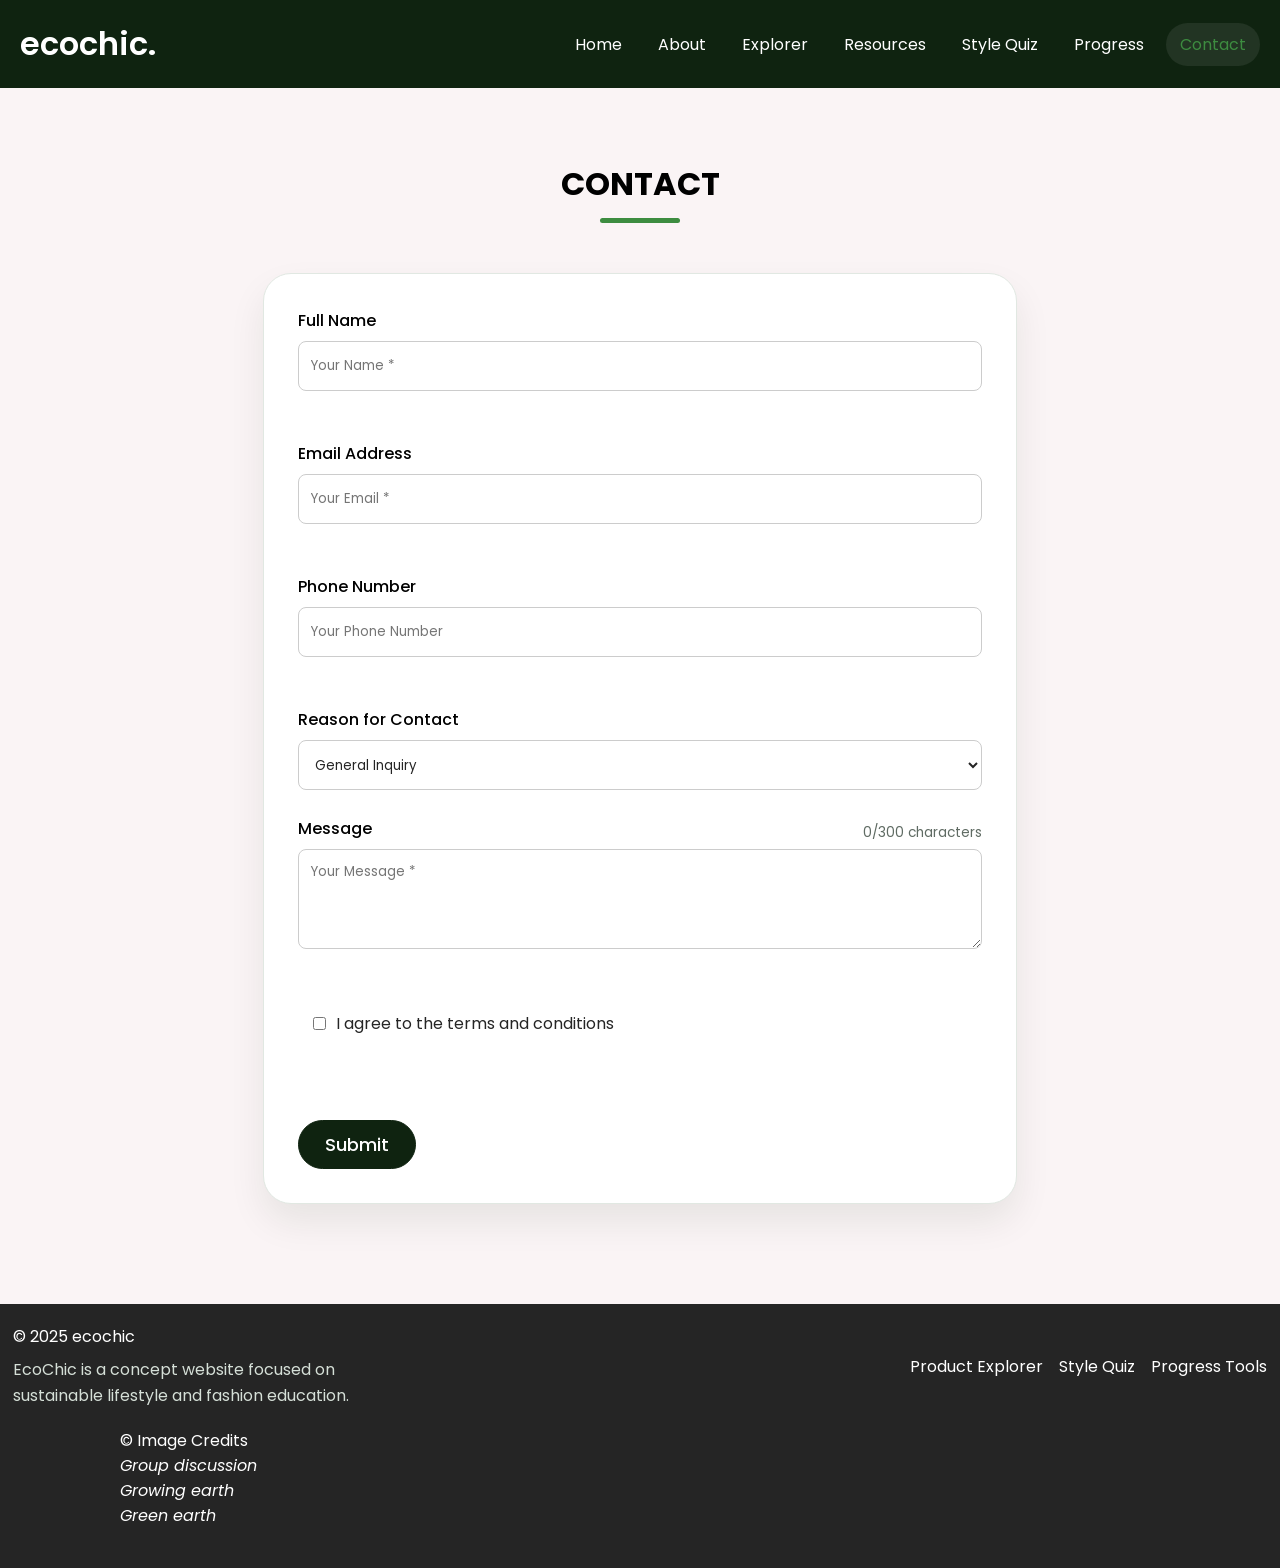
<file: contact.html>
<!DOCTYPE html>
<html lang="en">
<head>
    <meta charset="UTF-8">
    <meta name="viewport" content="width=device-width, initial-scale=1.0">
    <title>EcoChic | Contact</title>
    <link rel="stylesheet" href="https://cdnjs.cloudflare.com/ajax/libs/font-awesome/6.6.0/css/all.min.css">
    <link rel="stylesheet" href="css/styles.css">
</head>
<body>
    <header>
        <nav class="navbar section-content">
            <a href="index.html" class="nav-logo">
                <h2 class="logo-text">ecochic.</h2>
            </a>
            <ul class="nav-menu">
                <button id="menu-close-button" class="fas fa-times" aria-label="Close menu"></button>
                <li class="nav-items"><a href="index.html" class="nav-link">Home</a></li>
                <li class="nav-items"><a href="about.html" class="nav-link">About</a></li>
                <li class="nav-items"><a href="tips.html" class="nav-link">Explorer</a></li>
                <li class="nav-items"><a href="articles.html" class="nav-link">Resources</a></li>
                <li class="nav-items"><a href="faq.html" class="nav-link">Style Quiz</a></li>
                <li class="nav-items"><a href="progress.html" class="nav-link">Progress</a></li>
                <li class="nav-items"><a href="contact.html" class="nav-link" id="contactbutton">Contact</a></li>
            </ul>
            <button id="menu-open-button" class="fas fa-bars" aria-label="Open menu"></button>
        </nav>
    </header>

    <main>
        <section class="contact-section">
            <h2 class="section-title">Contact</h2>
            <p id="success-message" class="success-message" aria-live="polite"></p>
            <div class="section-content contact-layout">
                <form action="" method="POST" class="contact-form" id="contact-form" novalidate data-reveal>
                    <div class="form-group">
                        <label class="field-label" for="name">Full Name</label>
                        <input type="text" id="name" class="form-input" placeholder="Your Name *" autocomplete="name" required>
                        <p id="name-error" class="form-error" aria-live="polite"></p>
                    </div>

                    <div class="form-group">
                        <label class="field-label" for="email">Email Address</label>
                        <input type="email" id="email" class="form-input" placeholder="Your Email *" autocomplete="email" required>
                        <p id="email-error" class="form-error" aria-live="polite"></p>
                    </div>

                    <div class="form-group">
                        <label class="field-label" for="number">Phone Number</label>
                        <input type="tel" id="number" class="form-input" placeholder="Your Phone Number" autocomplete="tel">
                        <p id="number-error" class="form-error" aria-live="polite"></p>
                    </div>

                    <div class="form-group">
                        <label class="field-label" for="subject">Reason for Contact</label>
                        <select id="subject" name="subject" class="form-input">
                            <option value="General Inquiry">General Inquiry</option>
                            <option value="Collaboration">Collaboration</option>
                            <option value="Feedback">Feedback</option>
                            <option value="Technical Support">Technical Support</option>
                        </select>
                    </div>

                    <div class="form-group">
                        <div class="message-meta">
                            <label class="field-label" for="message">Message</label>
                            <span id="message-count" class="message-count">0/300 characters</span>
                        </div>
                        <textarea id="message" class="form-input" placeholder="Your Message *" maxlength="300" required></textarea>
                        <p id="message-error" class="form-error" aria-live="polite"></p>
                    </div>

                    <div class="selects">
                        <label class="checkbox-label">
                            <input type="checkbox" id="terms-checkbox">
                            I agree to the terms and conditions
                        </label>
                        <p id="terms-error" class="form-error" aria-live="polite"></p>
                    </div>

                    <p id="form-status" class="form-status" aria-live="polite"></p>
                    <button type="submit" class="submit-button">Submit</button>
                </form>
            </div>
        </section>

        <footer class="footer-section">
            <div class="section-content footer-shell">
                <div>
                    <p class="copyright-text">&copy; 2025 ecochic</p>
                    <p class="footer-note">EcoChic is a concept website focused on sustainable lifestyle and fashion education.</p>
                </div>
                <div class="footer-link-group">
                    <a href="tips.html" class="footer-link">Product Explorer</a>
                    <a href="faq.html" class="footer-link">Style Quiz</a>
                    <a href="progress.html" class="footer-link">Progress Tools</a>
                </div>
            </div>

            <div class="image-creds">
                <p>&copy; Image Credits</p>
                <cite class="citations">
                    <a href="https://www.pexels.com/photo/a-group-of-people-discussing-beside-a-desktop-with-graph-on-screen-6476259/" target="_blank">Group discussion</a><br>
                    <a href="https://www.cleanpng.com/png-earth-with-growing-plant-8308181/download-png.html" target="_blank">Growing earth</a><br>
                    <a href="https://www.cleanpng.com/png-earth-surrounded-by-greenery-8321669/" target="_blank">Green earth</a>
                </cite>
            </div>
        </footer>
    </main>

    <script src="javas/script.js"></script>
</body>
</html>
</file>
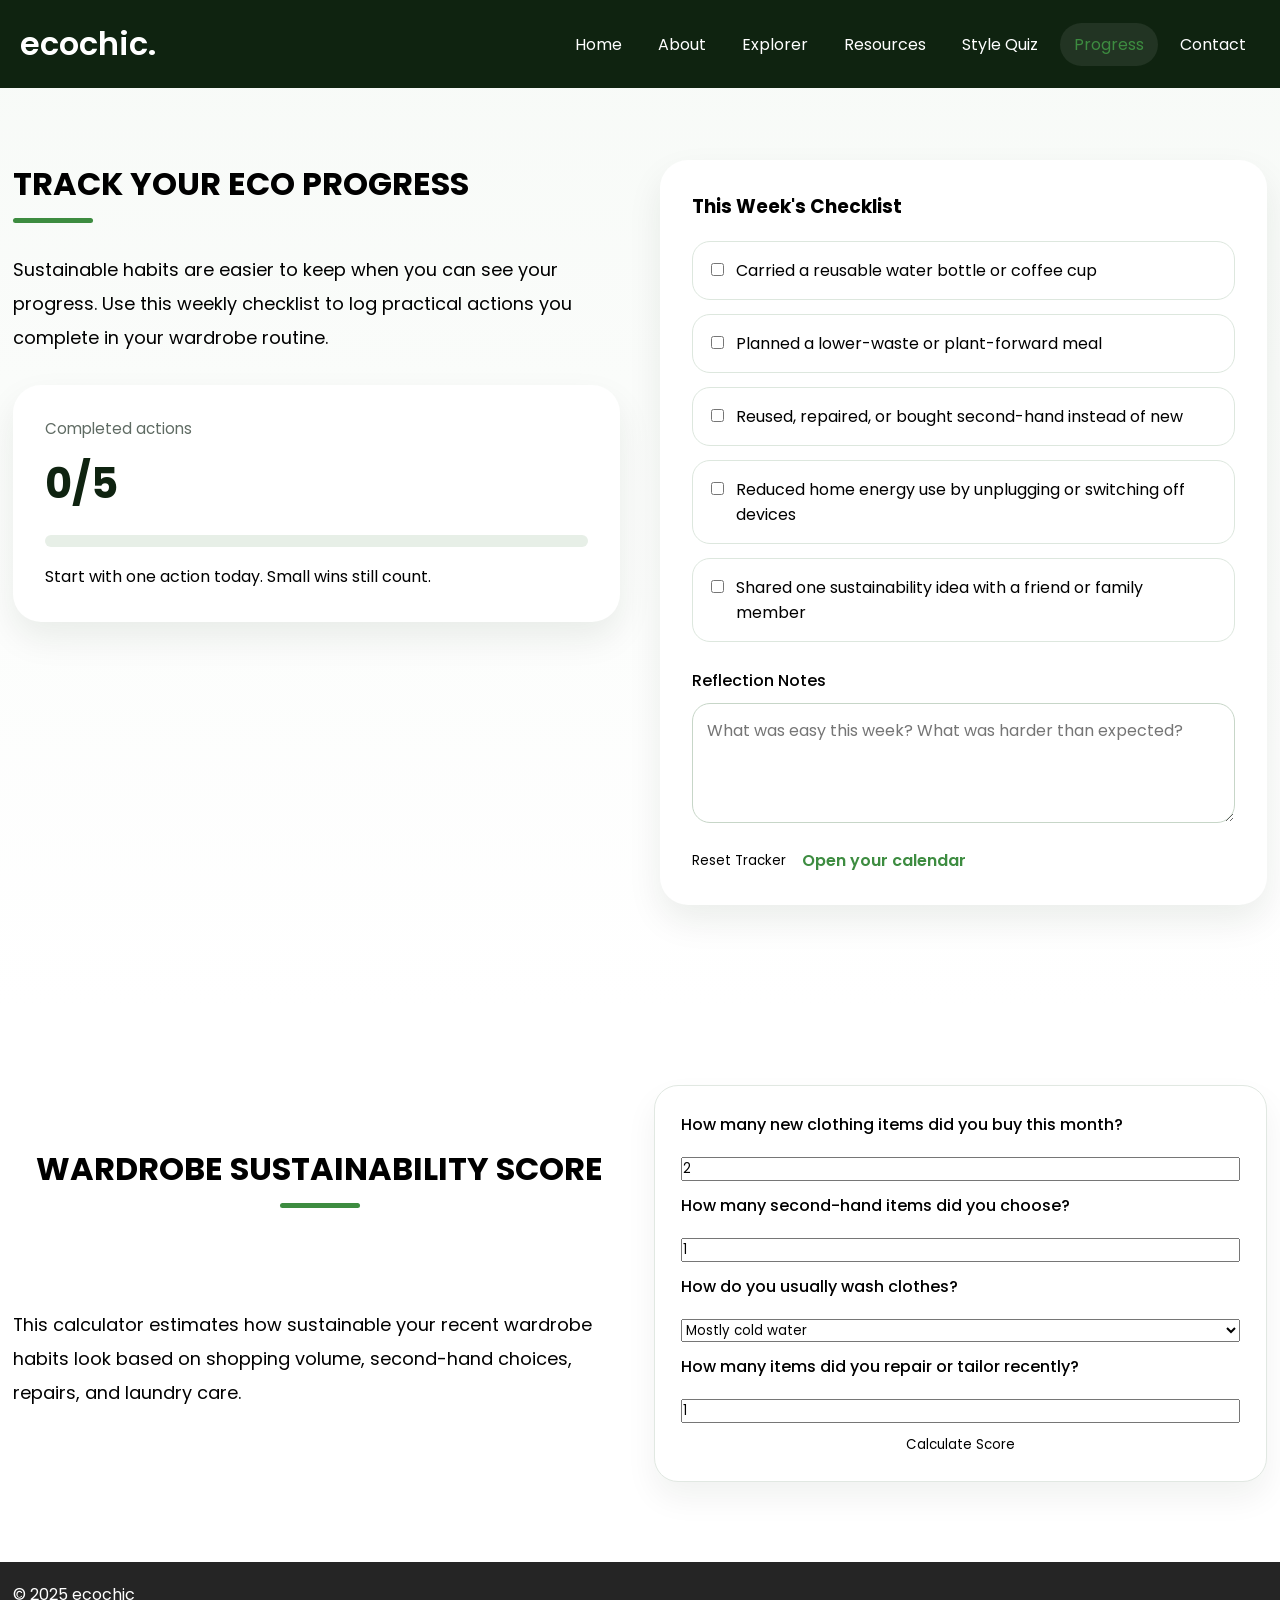
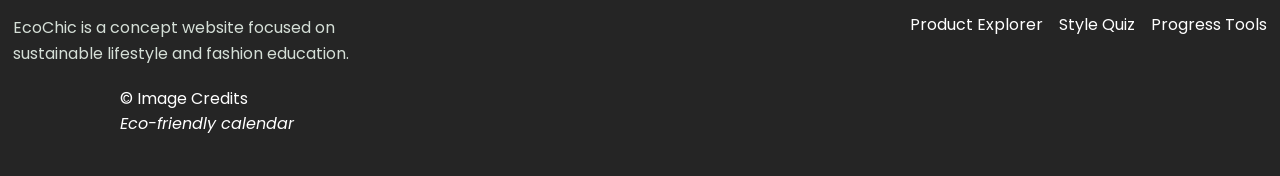
<file: progress.html>
<!DOCTYPE html>
<html lang="en">
<head>
    <meta charset="UTF-8">
    <meta name="viewport" content="width=device-width, initial-scale=1.0">
    <title>EcoChic | Progress</title>
    <link rel="stylesheet" href="https://cdnjs.cloudflare.com/ajax/libs/font-awesome/6.6.0/css/all.min.css">
    <link rel="stylesheet" href="css/styles.css">
</head>
<body>
    <header>
        <nav class="navbar section-content">
            <a href="index.html" class="nav-logo">
                <h2 class="logo-text">ecochic.</h2>
            </a>
            <ul class="nav-menu">
                <button id="menu-close-button" class="fas fa-times" aria-label="Close menu"></button>
                <li class="nav-items"><a href="index.html" class="nav-link">Home</a></li>
                <li class="nav-items"><a href="about.html" class="nav-link">About</a></li>
                <li class="nav-items"><a href="tips.html" class="nav-link">Explorer</a></li>
                <li class="nav-items"><a href="articles.html" class="nav-link">Resources</a></li>
                <li class="nav-items"><a href="faq.html" class="nav-link">Style Quiz</a></li>
                <li class="nav-items"><a href="progress.html" class="nav-link">Progress</a></li>
                <li class="nav-items"><a href="contact.html" class="nav-link" id="contactbutton">Contact</a></li>
            </ul>
            <button id="menu-open-button" class="fas fa-bars" aria-label="Open menu"></button>
        </nav>
    </header>

    <main>
        <section class="progress-section" id="progress-tracker">
            <div class="section-content progress-layout">
                <div class="progress-intro" data-reveal>
                    <h2 class="section-title">Track Your Eco Progress</h2>
                    <p class="progress-copy">
                        Sustainable habits are easier to keep when you can see your progress.
                        Use this weekly checklist to log practical actions you complete in your wardrobe routine.
                    </p>

                    <div class="progress-summary-card">
                        <p class="progress-stat-label">Completed actions</p>
                        <p class="progress-stat-value" id="completed-count">0/5</p>
                        <div class="progress-bar">
                            <div class="progress-bar-fill" id="progress-bar-fill"></div>
                        </div>
                        <p class="progress-feedback" id="completion-message">Start with one action today. Small wins still count.</p>
                    </div>
                </div>

                <div class="progress-card" data-reveal>
                    <h3 class="section-subtitle">This Week's Checklist</h3>
                    <div class="progress-checklist">
                        <label class="progress-item"><input type="checkbox" value="reusable-bottle"> Carried a reusable water bottle or coffee cup</label>
                        <label class="progress-item"><input type="checkbox" value="low-waste-meal"> Planned a lower-waste or plant-forward meal</label>
                        <label class="progress-item"><input type="checkbox" value="second-hand"> Reused, repaired, or bought second-hand instead of new</label>
                        <label class="progress-item"><input type="checkbox" value="energy-saved"> Reduced home energy use by unplugging or switching off devices</label>
                        <label class="progress-item"><input type="checkbox" value="community-action"> Shared one sustainability idea with a friend or family member</label>
                    </div>

                    <label class="field-label progress-notes-label" for="progress-notes">Reflection Notes</label>
                    <textarea id="progress-notes" class="progress-notes" placeholder="What was easy this week? What was harder than expected?"></textarea>

                    <div class="progress-actions">
                        <button type="button" class="submit-button" id="reset-progress">Reset Tracker</button>
                        <a href="https://calendar.google.com/calendar/u/0/r" target="_blank" class="calendar-link">Open your calendar</a>
                    </div>
                </div>
            </div>
        </section>

        <section class="feature-section">
            <div class="section-content calculator-layout">
                <div class="feature-copy" data-reveal>
                    <h2 class="section-title">Wardrobe Sustainability Score</h2>
                    <p class="progress-copy">
                        This calculator estimates how sustainable your recent wardrobe habits look based on
                        shopping volume, second-hand choices, repairs, and laundry care.
                    </p>
                </div>

                <div class="calculator-card" data-reveal>
                    <form id="impact-calculator-form" class="calculator-form">
                        <label class="field-label" for="newItems">How many new clothing items did you buy this month?</label>
                        <input id="newItems" name="newItems" type="number" min="0" max="20" value="2" class="form-input">

                        <label class="field-label" for="secondHandItems">How many second-hand items did you choose?</label>
                        <input id="secondHandItems" name="secondHandItems" type="number" min="0" max="20" value="1" class="form-input">

                        <label class="field-label" for="laundryMode">How do you usually wash clothes?</label>
                        <select id="laundryMode" name="laundryMode" class="form-input">
                            <option value="cold">Mostly cold water</option>
                            <option value="mixed">A mix of cold and warm</option>
                            <option value="hot">Mostly warm or hot water</option>
                        </select>

                        <label class="field-label" for="repairs">How many items did you repair or tailor recently?</label>
                        <input id="repairs" name="repairs" type="number" min="0" max="10" value="1" class="form-input">

                        <button type="submit" class="submit-button">Calculate Score</button>
                    </form>

                    <div class="calculator-result" id="calculator-result">
                        <p class="mini-label">Estimated score</p>
                        <h3 id="calculator-score">0/100</h3>
                        <p id="calculator-summary"></p>
                        <ul id="calculator-advice" class="calculator-advice"></ul>
                    </div>
                </div>
            </div>
        </section>

        <footer class="footer-section">
            <div class="section-content footer-shell">
                <div>
                    <p class="copyright-text">&copy; 2025 ecochic</p>
                    <p class="footer-note">EcoChic is a concept website focused on sustainable lifestyle and fashion education.</p>
                </div>
                <div class="footer-link-group">
                    <a href="tips.html" class="footer-link">Product Explorer</a>
                    <a href="faq.html" class="footer-link">Style Quiz</a>
                    <a href="progress.html" class="footer-link">Progress Tools</a>
                </div>
            </div>

            <div class="image-creds">
                <p>&copy; Image Credits</p>
                <cite class="citations">
                    <a href="https://www.zwende.com/products/eco-friendly-plantable-seed-paper-calendar-with-stand-2024" target="_blank">Eco-friendly calendar</a>
                </cite>
            </div>
        </footer>
    </main>

    <script src="javas/script.js"></script>
</body>
</html>
</file>
<file: css/styles.css>
/* Importing google fonts */
@import url('https://fonts.googleapis.com/css2?family=Miniver&family=Poppins:ital,wght@0,400;0,500;0,600;0,700;1,400&display=swap');

* {
    margin: 0; 
    padding: 0; 
    box-sizing: border-box; 
    font-family: "Poppins", sans-serif;
}

:root {
    --white-color: #fff;
    --dark-color: #252525;
    --primary-color: #0f2310;
    --secondary-color: #3d8c40;
    --light-pink-color: #faf4f5;
    --medium-gray-color: #ccc;

    --font-size-s: 0.9rem; 
    --font-size-n: 1rem;
    --font-size-m: 1.12rem;
    --font-size-l: 1.5rem; 
    --font-size-xl: 2rem; 
    --font-size-xxl: 2.3rem; 

    --font-weight-normal: 400;
    --font-weight-medium: 500;
    --font-weight-semibold: 600;
    --font-weight-bold: 700;

    --border-radius-s: 8px; 
    --border-radius-m: 30px; 
    --border-radius-circle: 50%;

    --site-max-width: 1300px; 
}

/* Styling for the whole site */

a {
    text-decoration: none; 
}

ul {
    list-style: none; 
}

button {
    cursor: pointer; 
    border: none; 
    background: none; 
}

img {
    width: 100%;
}

.section-content {
    margin: 0 auto; 
    padding: 0 13px; 
    max-width: var(--site-max-width);
}

.section-title {
    text-align: center;
    padding: 60px 0 100px;
    text-transform: uppercase;
    font-size: var(--font-size-xl);
}

.section-title::after {
    content: "";
    width: 80px; 
    height: 5px; 
    display: block;
    margin: 10px auto 0; 
    border-radius: var(--border-radius-s);
    background: var(--secondary-color);
}

/* Navbar styling */

header {
    position: fixed;
    width: 100%; 
    z-index: 5; 
    background: var(--primary-color); 
}

header .navbar {
    display: flex; 
    padding: 20px; 
    align-items: center; 
    justify-content: space-between;
}

.navbar .nav-logo .logo-text {
    color: var(--white-color);
    font-size: var(--font-size-xl);
    font-weight: var(--font-weight-semibold);
}

.navbar .nav-menu {
    display: flex; 
    gap: 8px;
    align-items: center;
}

.navbar .nav-menu .nav-link {
    padding: 10px 14px; 
    color: var(--white-color);
    font-size: 1rem;
    border-radius: var(--border-radius-m);
    transition: .4s ease;
}

.navbar .nav-menu .nav-link:hover {
    color: var(--secondary-color);
}

.navbar .nav-menu .nav-link.is-active {
    color: var(--secondary-color);
    background: rgba(255, 255, 255, 0.08);
}

.navbar .nav-menu #contactbutton:hover {
    color: var(--white-color);
    background: var(--secondary-color);
    transition: .2s ease; 
}

.navbar :where(#menu-close-button, #menu-open-button) {
    display: none; 
}

/* Hero section styling */

.hero-section {
    background: var(--primary-color);
    min-height: 100vh; 
    width: 100%;
    padding-bottom: 45px; 
}

.hero-image {
    max-width: 1500px; 
    margin-top: 100px; 
}

.hero-section .section-content {
    display: flex; 
    align-items: center; 
    min-height: 100vh; 
    color: var(--white-color);
    justify-content: space-between;
}

.hero-section .hero-details .title {
    font-size: var(--font-size-xxl);
    color: var(--secondary-color);
    font-family: "Miniver", sans-serif; 
}

.hero-section .hero-details .subtitle {
    font-size: var(--font-size-xl);
    margin-top: 8px; 
    max-width: 70%;
    font-weight: var(--font-weight-semibold);
}

.hero-section .hero-details .description {
    font-size: var(--font-size-m);
    max-width: 70%;
    margin: 24px 0 40px; 
}

.hero-section .hero-image-wrapper {
    max-width: 400px; 
    margin-right: 30px; 
}

@keyframes spin {
    from {
        transform: rotate(0deg);
    }
    to {
        transform: rotate(360deg);
    }
}

.hero-image {
    animation: spin 20s linear infinite; /* Spins the image continuously */
}

/* Home section styling */

.home-section { 
    padding: 80px 200px 100px; 
    min-height: 100vh; 
    background: var(--white-color);
}

.home-section .section-content {
    display: flex; 
    gap: 100px; 
    align-items: center; 
    justify-content: space-between;
}

.home-section .section-content .text {
    font-size: var(--font-size-m);
    line-height: 35px; 
}

.home-section .section-subtitle {
    margin-top: 50px; 
    margin-bottom: 10px; 
}

.p3-section .p3-list {
    list-style: disc; 
    padding: 20px 25px; 
    font-size: var(--font-size-m);
}

.home-section .section-content .p1-details {
    padding: 0 80px 60px; 
    margin-bottom: 50px; 
    max-width: 100%; 
    color: var(--white-color);
    background: var(--secondary-color);
    border-radius: var(--border-radius-m);
    box-shadow: 0 15px 15px rgba(0, 0, 0, 0.1);
    transition: .4s ease;
}

.home-section .section-content .p1-details:hover {
    transform: scale(1.02);
    background: var(--primary-color);
}

.p3-section {
    color: var(--white-color);
    background: var(--primary-color);
    width: 100%;
    padding: 80px 210px; 
    margin: 0; 
    font-size: var(--font-size-m);
    line-height: 35px; 
}

.p3-section .p3-details .section-subtitle {
    margin-bottom: 15px;
}

.p4-section {
    background: var(--white-color);
    width: 100%;
    padding: 80px 210px; 
    margin: 0; 
    font-size: var(--font-size-m);
    line-height: 35px; 
}

.p4-section .p4-details .section-subtitle {
    margin-bottom: 15px;
}

/* About Section Styling */

.about-section { 
    padding: 200px 0 60px; 
    min-height: 100vh; 
    background: var(--white-color);
}

.about-section .section-content {
    display: flex; 
    gap: 110px; 
    align-items: center; 
    justify-content: center;
}

.about-section .about-image-wrapper .about-image {
    width: 400px; 
    height: 400px; 
    object-fit: cover; 
    border-radius: var(--border-radius-circle);
}

.about-section .about-details .section-title {
    padding: 0;
}

.about-section .about-details .section-subtitle {
    padding: 0; 
    text-align: center; 
    margin-top: 50px; 
}

.about-section .about-details {
    max-width: 50%;
}

.about-section .about-details .text {
    line-height: 30px;
    margin: 25px 0 50px;
    text-align: center;
    font-size: var(--font-size-m);
}

/* Mission section styling */

.mission-section { 
    padding: 20px 0 100px; 
    min-height: 100vh; 
    background: var(--white-color);
}

.mission-section .section-content {
    padding-bottom: 50px; 
    padding-left: 120px; 
    padding-right: 120px; 
}

.mission-section .section-content .text {
    font-size: var(--font-size-m);
}

.mission-section .section-content .section-subtitle {
    padding-bottom: 15px; 
}

.mission-section .p1-list {
    list-style: none; 
    display: flex;
    gap: 30px;
    align-items: center;
    justify-content: space-between;
    padding: 40px 0 30px; 
}

.mission-section .p1-list li {
    color: var(--white-color);
    background: var(--secondary-color);
    border-radius: var(--border-radius-m);
    padding: 30px; 
    transition: .4s ease; 
}

.mission-section .p1-list li:hover {
    background: var(--primary-color);
    transform: scale(1.05);
}

.mission-section .mission-ending {
    text-align: center; 
    font-size: var(--font-size-l);
    padding: 30px 80px 40px; 
}

.read-more-button {
    font-size: var(--font-size-m);
    color: var(--secondary-color);
    margin-top: 20px;
    font-weight: var(--font-weight-semibold);
}

.extra-content {
    font-size: var(--font-size-m);
    padding-top: 20px;
}

.extra-content-list {
    list-style: disc;
    padding: 15px 25px 0;
}

/* Contact form styling */

.contact-section {
    background: var(--light-pink-color);
    padding: 100px 250px 100px; 
}

.contact-section .section-content {
    display: flex; 
    gap: 40px; 
    align-items: flex-start;
    justify-content: space-between;
    padding-top: 0; 
}

.contact-section .section-title {
    padding-bottom: 50px; 
}

.contact-section .contact-form select, option {
    color: var(--dark-color);
}

.contact-section .contact-form .selects {
    color: var(--dark-color);
    padding: 5px 15px 20px; 
}

.contact-section .contact-info-list .contact-info {
    display: flex; 
    gap: 20px; 
    margin: 20px 0; 
    align-items: center; 
}

.contact-section .contact-info-list .contact-info i {
    font-size: var(--font-size-m);

}

.contact-section .contact-form .form-input {
    width: 100%;
    height: 50px;
    padding: 0 12px; 
    outline: none; 
    margin-bottom: 16px;
    background: var(--white-color);
    border: 1px solid var(--medium-gray-color);
    border-radius: var(--border-radius-s);
    transition: .3s ease;
}

.contact-section .contact-form p {
    font-size: 13px;
    padding: 5px; 
}

.contact-section .contact-form {
    max-width: 50%; 
}

.contact-layout {
    justify-content: center;
}

.contact-section .contact-form {
    width: 100%;
    max-width: 760px;
    padding: 34px;
    background: var(--white-color);
    border: 1px solid #e1e8e2;
    border-radius: 28px;
    box-shadow: 0 18px 36px rgba(15, 35, 16, 0.08);
}

.contact-section .form-group {
    margin-bottom: 10px;
}

.field-label {
    display: inline-block;
    margin-bottom: 8px;
    font-weight: var(--font-weight-medium);
}

.form-error {
    min-height: 24px;
    color: #b42318;
}

.form-status {
    min-height: 30px;
    color: var(--primary-color);
    font-weight: var(--font-weight-medium);
}

.message-meta {
    display: flex;
    align-items: center;
    justify-content: space-between;
    gap: 15px;
}

.message-count {
    font-size: 0.85rem;
    color: #5f6b63;
}

.checkbox-label {
    display: flex;
    align-items: center;
    gap: 10px;
}

.input-error {
    border-color: #b42318 !important;
    box-shadow: 0 0 0 3px rgba(180, 35, 24, 0.12);
}

.success-message {
    display: none;
    max-width: 650px;
    margin: 0 auto 30px;
    padding: 18px 24px;
    text-align: center;
    color: #0f5132;
    background: #d1f2dd;
    border: 1px solid #7bc89f;
    border-radius: var(--border-radius-m);
}

.success-message.is-visible {
    display: block;
}

.contact-section .contact-form .form-input:focus {
    border-color: var(--secondary-color);
}

.contact-section .contact-form .form-input:hover {
    transform: scale(1.03);
}

.contact-section .contact-form textarea.form-input {
    height: 100px;
    padding: 12px; 
    resize: vertical;

}

.contact-section .contact-form .submit-button {
    padding: 10px 26px;
    margin-top: 10px;
    color: var(--white-color);
    font-size: var(--font-size-m);
    font-weight: var(--font-weight-medium);
    background: var(--primary-color);
    border-radius: var(--border-radius-m);
    border: 1px solid var(--primary-color);
    transition: .3s ease;
}

.contact-section .contact-form .submit-button:hover {
    color: var(--primary-color);
    background: transparent;
}

/* Footer */

.footer-section {
    padding: 20px 0; 
    background: var(--dark-color);
}

.footer-section .section-content {
    display: flex;
    align-items: center;
    justify-content: space-between;
}

.footer-section :where(.copyright-text, .footer-link) {
    color: var(--white-color);
    transition: .2s ease;
}

.footer-shell {
    gap: 24px;
}

.footer-note {
    padding-top: 8px;
    color: #d5dfd7;
    max-width: 380px;
    line-height: 1.6;
}

.footer-link-group {
    display: flex;
    flex-wrap: nowrap;
    align-items: center;
    gap: 16px;
}

.footer-link:hover {
    color: var(--secondary-color);
}

.footer-section .policy-text .separator {
    margin: 0 5px;
    color: var(--white-color);
}

.footer-section .image-creds {
    padding: 20px 120px; 
    color: var(--white-color);
}

.footer-section .image-creds a {
    text-decoration: none;
    color: var(--white-color);
}

.footer-section .image-creds a:hover {
    color: var(--secondary-color);
}

.scroll-to-top {
    opacity: 0;
    pointer-events: none;
    position: fixed;
    bottom: 30px;
    right: 30px;
    width: 58px;
    height: 58px;
    background: var(--primary-color);
    color: var(--white-color);
    border: none;
    border-radius: 50%;
    cursor: pointer;
    font-size: 1.8rem;
    box-shadow: 0 12px 30px rgba(15, 35, 16, 0.25);
    transition: opacity .2s ease, transform .2s ease;
}

.scroll-to-top.is-visible {
    opacity: 1;
    pointer-events: auto;
}

.scroll-to-top:hover {
    transform: translateY(-4px);
}

.newsletter-popup {
    display: flex;
    opacity: 0;
    pointer-events: none;
    position: fixed;
    bottom: 20px; 
    right: 30px; 
    width: min(360px, calc(100% - 30px));
    background: transparent;
    justify-content: center;
    align-items: center;
    z-index: 1000;
    transition: opacity .2s ease, transform .2s ease;
    transform: translateY(15px);
}

.newsletter-popup.is-visible {
    opacity: 1;
    pointer-events: auto;
    transform: translateY(0);
}

.popup-content {
    background: var(--white-color);
    padding: 30px;
    border-radius: var(--border-radius-m);
    text-align: center;
    line-height: 30px; 
    box-shadow: 0 0 20px 10px rgba(0, 0, 0, 0.2);
}

.popup-content p {
    font-size: var(--font-size-s);
}

.popup-close-button {
    display: inline-flex;
    align-items: center;
    justify-content: center;
    width: 36px;
    height: 36px;
    margin-left: auto;
    font-size: 1.4rem;
    color: var(--dark-color);
    border-radius: 50%;
}

.popup-content .newsletter-form {
    display: flex;
    flex-direction: column;
    gap: 12px;
    padding-top: 16px;
    font-size: var(--font-size-s);
}

.popup-content input {
    width: 100%;
    padding: 10px 14px; 
    border: 1px solid var(--medium-gray-color);
    border-radius: var(--border-radius-s);
}

.popup-content button:hover {
    color: var(--secondary-color);
}

.newsletter-form button {
    padding: 10px 16px;
    color: var(--white-color);
    background: var(--primary-color);
    border-radius: var(--border-radius-m);
}

.newsletter-feedback {
    min-height: 22px;
    margin-top: 10px;
    color: var(--primary-color);
}

#eco-tips p {
    padding-top: 10px; 
}

.tip-card {
    margin-top: 24px;
    padding: 24px;
    max-width: 520px;
    background: rgba(255, 255, 255, 0.08);
    border: 1px solid rgba(255, 255, 255, 0.12);
    border-radius: 24px;
    backdrop-filter: blur(8px);
}

.tip-label {
    display: inline-block;
    padding: 4px 12px;
    color: var(--primary-color);
    background: var(--secondary-color);
    border-radius: 999px;
    font-size: 0.8rem;
    font-weight: var(--font-weight-semibold);
}

.tip-text {
    padding-top: 16px !important;
    line-height: 1.8;
}

.tip-controls {
    display: flex;
    flex-wrap: wrap;
    gap: 12px;
    padding-top: 18px;
}

.tip-button {
    padding: 10px 18px;
    color: var(--white-color);
    border: 1px solid rgba(255, 255, 255, 0.18);
    border-radius: 999px;
    transition: .2s ease;
}

.tip-button:hover {
    background: rgba(255, 255, 255, 0.08);
}

.tip-meta {
    padding-top: 18px !important;
    font-size: 0.9rem;
    color: #d5dfd7;
}

.progress-section {
    min-height: 100vh;
    padding: 160px 0 100px;
    background: linear-gradient(180deg, #f7faf7 0%, #ffffff 100%);
}

.progress-layout {
    display: grid;
    grid-template-columns: repeat(2, minmax(0, 1fr));
    gap: 40px;
    align-items: start;
}

.progress-intro .section-title {
    text-align: left;
    padding: 0 0 30px;
}

.progress-intro .section-title::after {
    margin: 10px 0 0;
}

.progress-copy {
    font-size: var(--font-size-m);
    line-height: 1.9;
}

.progress-summary-card,
.progress-card {
    padding: 32px;
    background: var(--white-color);
    border-radius: 28px;
    box-shadow: 0 16px 35px rgba(15, 35, 16, 0.08);
}

.progress-summary-card {
    margin-top: 30px;
}

.progress-stat-label {
    font-size: 0.95rem;
    color: #5f6b63;
}

.progress-stat-value {
    padding-top: 12px;
    font-size: 2.6rem;
    font-weight: var(--font-weight-bold);
    color: var(--primary-color);
}

.progress-bar {
    margin-top: 20px;
    height: 12px;
    background: #e7efe7;
    border-radius: 999px;
    overflow: hidden;
}

.progress-bar-fill {
    width: 0;
    height: 100%;
    background: linear-gradient(90deg, #3d8c40 0%, #79c16b 100%);
    border-radius: inherit;
    transition: width .3s ease;
}

.progress-feedback {
    padding-top: 16px;
    line-height: 1.7;
}

.progress-checklist {
    display: grid;
    gap: 14px;
    padding: 20px 0 26px;
}

.progress-item {
    display: flex;
    gap: 12px;
    align-items: flex-start;
    padding: 16px 18px;
    border: 1px solid #dde7de;
    border-radius: 18px;
    transition: .2s ease;
}

.progress-item:hover {
    border-color: var(--secondary-color);
    transform: translateY(-2px);
}

.progress-item input {
    margin-top: 5px;
}

.progress-notes-label {
    margin-bottom: 10px;
}

.progress-notes {
    width: 100%;
    min-height: 120px;
    padding: 14px;
    border: 1px solid #c7d6c8;
    border-radius: 18px;
    resize: vertical;
    font: inherit;
}

.progress-actions {
    display: flex;
    flex-wrap: wrap;
    align-items: center;
    gap: 16px;
    padding-top: 18px;
}

.calendar-link {
    color: var(--secondary-color);
    font-weight: var(--font-weight-semibold);
}

.page-hero {
    padding: 160px 0 70px;
    background: linear-gradient(180deg, #eff7ef 0%, #ffffff 100%);
}

.page-hero-layout {
    display: grid;
    grid-template-columns: repeat(2, minmax(0, 1fr));
    gap: 40px;
    align-items: center;
}

.page-title {
    font-size: 2.8rem;
    color: var(--primary-color);
}

.page-copy {
    padding-top: 18px;
    max-width: 600px;
    font-size: var(--font-size-m);
    line-height: 1.9;
}

.page-hero-image {
    width: 100%;
    max-width: 470px;
    justify-self: end;
    border-radius: 28px;
    object-fit: cover;
    box-shadow: 0 18px 35px rgba(15, 35, 16, 0.12);
}

.mini-label {
    display: inline-block;
    padding: 6px 12px;
    margin-bottom: 16px;
    color: var(--primary-color);
    background: #d5edd6;
    border-radius: 999px;
    font-size: 0.82rem;
    font-weight: var(--font-weight-semibold);
}

.feature-section {
    padding: 80px 0;
    background: #ffffff;
}

.filter-toolbar {
    display: grid;
    grid-template-columns: repeat(4, minmax(0, 1fr));
    gap: 16px;
    align-items: center;
}

.toolbar-input {
    margin-bottom: 0 !important;
}

.filter-toggle {
    display: flex;
    align-items: center;
    gap: 10px;
    min-height: 50px;
    padding: 0 16px;
    border: 1px solid var(--medium-gray-color);
    border-radius: var(--border-radius-s);
}

.results-header {
    display: flex;
    justify-content: space-between;
    align-items: flex-end;
    gap: 20px;
    padding: 34px 0 20px;
}

.results-count {
    color: #5f6b63;
}

.product-grid,
.resource-grid {
    display: grid;
    grid-template-columns: repeat(auto-fit, minmax(250px, 1fr));
    gap: 20px;
}

.product-card,
.resource-card,
.quiz-card,
.quiz-result-card,
.calculator-card {
    padding: 26px;
    background: var(--white-color);
    border: 1px solid #e1e8e2;
    border-radius: 24px;
    box-shadow: 0 16px 32px rgba(15, 35, 16, 0.06);
}

.product-card-top {
    display: flex;
    align-items: flex-start;
    justify-content: space-between;
    gap: 12px;
}

.favorite-button {
    min-width: 78px;
    padding: 10px 14px;
    color: var(--primary-color);
    border: 1px solid #bfd5c0;
    border-radius: 999px;
    font-weight: var(--font-weight-medium);
}

.favorite-button.is-favorite {
    color: var(--white-color);
    background: var(--secondary-color);
    border-color: var(--secondary-color);
}

.product-description,
.resource-card p,
.quiz-result-card p,
.calculator-result p {
    line-height: 1.8;
}

.product-meta,
.resource-meta {
    display: flex;
    flex-wrap: wrap;
    gap: 12px;
    padding-top: 14px;
    color: #5f6b63;
    font-size: 0.92rem;
}

.product-impact,
.product-score {
    padding-top: 14px;
}

.product-score {
    color: var(--secondary-color);
    font-weight: var(--font-weight-semibold);
}

.resource-link {
    display: inline-block;
    margin-top: 18px;
    color: var(--secondary-color);
    font-weight: var(--font-weight-semibold);
}

.empty-state {
    padding: 28px;
    color: #5f6b63;
    background: #f4f7f4;
    border-radius: 22px;
}

.quiz-layout,
.calculator-layout {
    display: grid;
    grid-template-columns: repeat(2, minmax(0, 1fr));
    gap: 28px;
    align-items: start;
}

.quiz-card,
.calculator-form {
    display: grid;
    gap: 12px;
}

.quiz-result-card,
.calculator-result {
    display: none;
}

.quiz-result-card.is-visible,
.calculator-result.is-visible {
    display: block;
}

.quiz-result-list,
.calculator-advice,
.faq-list {
    list-style: disc;
    padding: 18px 0 0 20px;
    line-height: 1.8;
}

.faq-strip {
    background: #f8fbf8;
}

.faq-item {
    padding: 18px 22px;
    margin-bottom: 14px;
    background: var(--white-color);
    border: 1px solid #dce6dd;
    border-radius: 18px;
}

.faq-item summary {
    cursor: pointer;
    font-weight: var(--font-weight-semibold);
}

.faq-item p {
    padding-top: 12px;
    line-height: 1.8;
}

[data-reveal] {
    opacity: 0;
    transform: translateY(22px);
    transition: opacity .5s ease, transform .5s ease;
}

[data-reveal].is-visible {
    opacity: 1;
    transform: translateY(0);
}

/* Responsive media query */

@media screen and (max-width: 1024px) {
    .section-content {
        padding: 0 20px; 
    }

    .section-title {
        padding: 40px 0 80px;
    }

    .hero-section .hero-details .title {
        font-size: var(--font-size-xxl);
    }

    .hero-section .hero-details .subtitle {
        font-size: var(--font-size-l);
    }

    .hero-section .hero-details .description {
        font-size: var(--font-size-m);
    }

    .hero-section .hero-details .buttons {
        gap: 20px;
    }

    .hero-section .hero-details .button {
        padding: 8px 20px;
    }

    .about-section .section-content {
        gap: 30px;
    }

    .about-section .about-image-wrapper .about-image {
        width: 250px; 
        height: 250px;
    }

    .about-section .about-details .section-title {
        font-size: var(--font-size-xxl);
    }

    .about-section .about-details .section-subtitle {
        font-size: var(--font-size-l);
    }

    .about-section .about-details .text {
        font-size: var(--font-size-m);
    }

    .home-section {
        padding: 50px 30px; 
    }

    .home-section .p1-details {
        text-align: center; 
    }

    .home-section .section-content {
        align-items: center; 
        flex-direction: column;
    }

    .home-section .home-image {
        max-width: 200px; 
        max-height: 200px; 
    }

    .contact-section .section-content {
        gap: 30px;
    }

    .contact-section .contact-info-list .contact-info i {
        font-size: var(--font-size-l);
    }

    .contact-section .contact-form .form-input {
        height: 40px;
    }

    .contact-section .contact-form textarea.form-input {
        height: 80px;
    }

    .contact-section .contact-form .submit-button {
        padding: 8px 20px;
    }

    .filter-toolbar {
        grid-template-columns: repeat(2, minmax(0, 1fr));
    }

    .page-hero-layout,
    .quiz-layout,
    .calculator-layout {
        grid-template-columns: 1fr;
    }

    .progress-layout {
        grid-template-columns: 1fr;
    }
}

@media screen and (max-width: 900px) {
    :root {
        --font-size-m: 1rem;
        --font-size-l: 1.3rem; 
        --font-size-xl: 1.5rem; 
        --font-size-xxl: 1.8rem;
    }

    body.show-mobile-menu header::before {
        content: "";
        position: fixed; 
        left: 0; 
        top: 0; 
        height: 100%; 
        width: 100%; 
        backdrop-filter: blur(5px);
        background: rgba(0, 0, 0, 0.2);
    }

    .navbar :where(#menu-close-button, #menu-open-button) {
        display: block; 
        font-size: var(--font-size-l);
    }

    .navbar #menu-close-button {
        position: absolute; 
        right: 30px; 
        top: 30px; 
    }

    .navbar #menu-open-button {
        color: var(--white-color);

    }

    .navbar .nav-menu {
        display: block; 
        position: fixed; 
        left: -300px; 
        top: 0; 
        width: 300px; 
        height: 100%; 
        display: flex; 
        flex-direction: column; 
        align-items: center; 
        padding-top: 100px; 
        background: var(--white-color);
        transition: left .2s ease;
    }

    body.show-mobile-menu .navbar .nav-menu {
        left: 0; 
    }

    .navbar .nav-menu .nav-link {
        color: var(--dark-color);
        display: block;
        margin-top: 17px; 
        font-size: var(--font-size-l);
    }

    .hero-section .section-content {
        gap: 50px; 
        text-align: center; 
        padding: 30px 20px 20px;
        flex-direction: column-reverse; 
        justify-content: center; 
    }

    .hero-section .hero-details :is(.subtitle, .description), .about-section .about-details, .contact-section .contact-form {
        max-width: 100%; 
    }

    .hero-section .hero-details .buttons {
        justify-content: center;
    }

    .hero-section .hero-image-wrapper {
        max-width: 270px; 
        margin-right: 0; 
    }

    .about-section .section-content {
        gap: 70px;
        flex-direction: column-reverse;
    }

    .about-section .about-image-wrapper .about-image {
        width: 100%;
        height: 100%;
        max-width: 250px;
        aspect-ratio: 1;
    }

    .mission-section .section-content {
        padding: 20px 30px;
    }

    .mission-section .p1-list {
        flex-direction: column;
    }

    .home-section {
        padding: 50px 30px; 
    }

    .home-section .p1-details {
        text-align: center; 
    }

    .home-section .section-content {
        align-items: center; 
        flex-direction: column;
    }

    .home-section .home-image {
        max-width: 200px; 
        max-height: 200px; 
    }

    .contact-section {
        padding: 100px 0; 
    }

    .contact-section .section-content {
        align-items: center;
        flex-direction: column-reverse;
    }

    .contact-section .contact-form {
        max-width: 100%;
        width: 100%;
    }

    .results-header {
        flex-direction: column;
        align-items: flex-start;
    }
}

@media screen and (max-width: 600px) {
    .section-title {
        padding: 30px 0 60px;
    }

    .hero-section .hero-details .title {
        font-size: var(--font-size-xl);
    }

    .hero-section .hero-details .subtitle {
        font-size: var(--font-size-l);
    }

    .hero-section .hero-details .description {
        font-size: var(--font-size-s);
    }

    .hero-section .hero-details .buttons {
        gap: 15px;
    }

    .hero-section .hero-details .button {
        padding: 8px 16px;
    }

    .home-section {
        padding: 50px 40px; 
    }

    .home-section .p1-details {
        text-align: center; 
        padding: 50px 5px; 
    }

    .home-section .section-content {
        align-items: center; 
        flex-direction: column;
    }

    .p3-section {
        padding: 50px 50px; 
    }

    .p4-section {
        padding: 50px 50px; 
    }

    .home-section .home-image {
        max-width: 200px; 
        max-height: 200px; 
    }

    .about-section .about-details .section-title {
        font-size: var(--font-size-xl);
    }

    .about-section .about-details .section-subtitle {
        font-size: var(--font-size-l);
    }

    .about-section .about-details .text {
        font-size: var(--font-size-s);
    }

    .contact-section {
        padding: 100px 0; 
    }

    .contact-section .section-content {
        gap: 20px;
    }

    .contact-section .contact-info-list .contact-info i {
        font-size: var(--font-size-m);
    }

    .contact-section .contact-form .form-input {
        height: 40px;
    }

    .contact-section .contact-form textarea.form-input {
        height: 80px;
    }

    .contact-section .contact-form .submit-button {
        padding: 8px 16px;
    }

    .progress-section {
        padding: 140px 0 70px;
    }

    .progress-summary-card,
    .progress-card {
        padding: 22px;
    }

    .filter-toolbar {
        grid-template-columns: 1fr;
    }

    .page-title {
        font-size: 2rem;
    }

    .footer-section .section-content {
        flex-direction: column;
        gap: 20px;
        align-items: center;
        text-align: center;
    }

    .footer-link-group {
        justify-content: center;
        flex-direction: column;
    }

    .newsletter-popup {
        position: fixed;
        bottom: 20px; 
        left: 50%; 
        right: auto;
        transform: translateX(-50%) translateY(15px);
        width: 85%;
        max-width: 400px;
        background: transparent;
        justify-content: center;
        align-items: center;
        z-index: 1000;
    }

    .newsletter-popup.is-visible {
        transform: translateX(-50%) translateY(0);
    }

}
</file>
